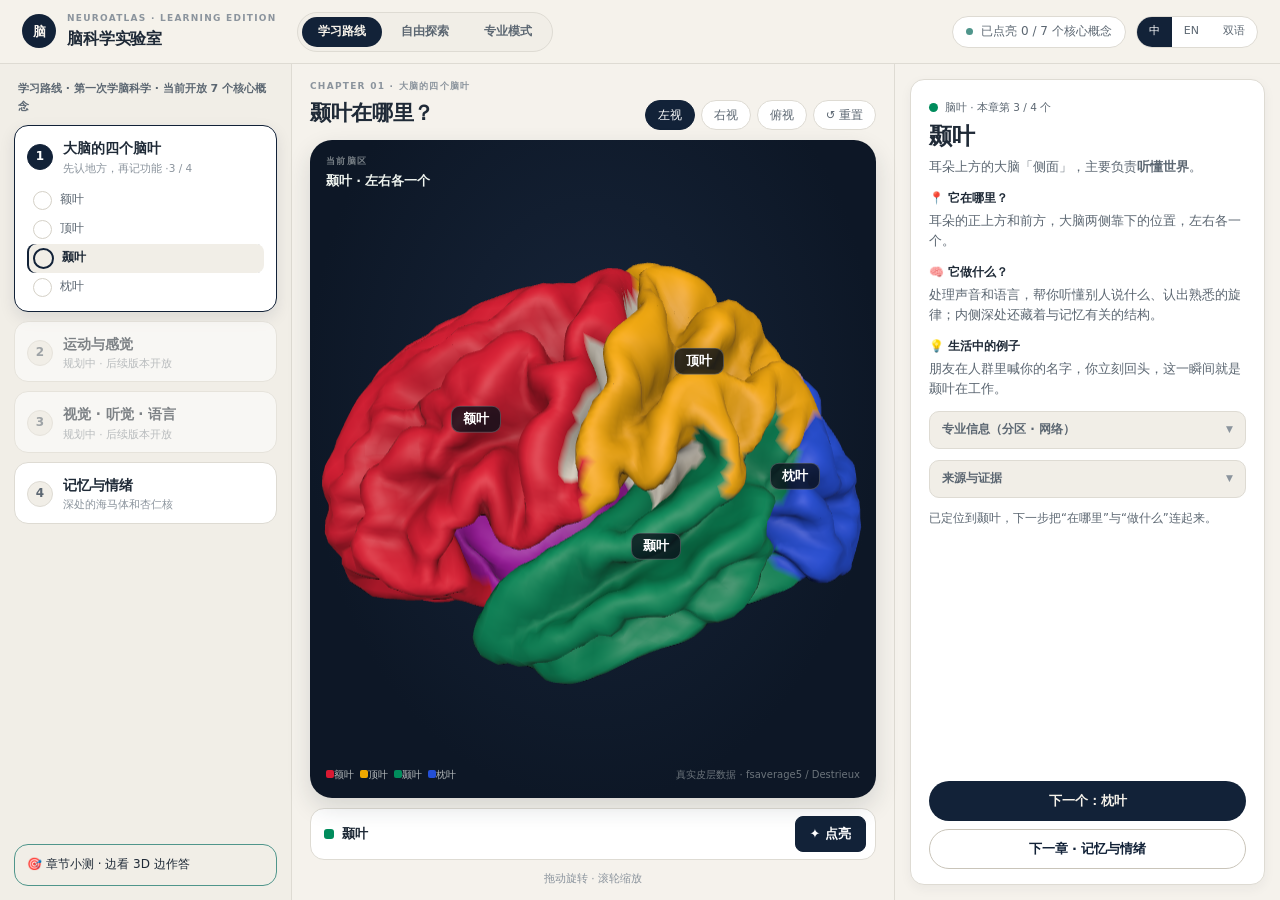
<file: index.html>
<!doctype html>
<html lang="zh-CN">
<head>
  <meta charset="UTF-8" />
  <meta name="viewport" content="width=device-width, initial-scale=1" />
  <title>脑科学实验室 · 融合学习版</title>
  <link rel="stylesheet" href="./mockup.css?v=region-lighting" />
  <style>
    .route { display: none; }
    .route.active { display: grid; }
    .work.route:not(.pro-route) { grid-template-rows: minmax(0, 1fr); }
    .work.pro-route { grid-template-rows: auto minmax(0, 1fr); }
    .route .chapter[data-route-link], .route .steps li[data-learn-step], .ritem[data-network] { cursor: pointer; }
    .route .chapter[data-route-link]:hover, .route .steps li[data-learn-step]:hover, .ritem[data-network]:hover { filter: brightness(.98); }
    .route .btn, .route .view-btns button, .route .modes button, .route .tabs button, .route .lang button { transition: transform .16s ease, background .16s ease, border-color .16s ease; }
    .route button:active { transform: translateY(1px); }
    .stage-wrap { min-height: 0; }
    .stage-wrap > #learn-stage, .stage-wrap > #deep-stage, .stage-wrap > #quiz-stage, .stage-wrap > #pro-stage { min-height: 0; }
    .stage-host { position: relative; flex: 1; min-height: 0; border-radius: var(--r-lg); background: radial-gradient(ellipse at 50% 40%, #17253a 0%, var(--stage) 72%); box-shadow: 0 10px 24px rgba(30, 39, 47, .14); overflow: hidden; }
    .stage-host canvas { position: absolute; inset: 0; width: 100%; height: 100%; display: block; }
    .stage-controls-note { color: var(--muted); font-size: 10px; margin-top: -2px; }
    .mode-note { display: inline-flex; align-items: center; gap: 6px; color: var(--muted); font-size: 11px; }
    .mode-note i { width: 7px; height: 7px; border-radius: 50%; background: var(--teal); }
    .status-line { min-height: 18px; color: var(--soft); font-size: 11.5px; }
    .feedback.bad { background: #fff2ef; border-color: #f0c7bd; color: #713126; }
    .feedback.bad strong { color: var(--bad); }
    .option.selected { border-color: var(--navy); box-shadow: inset 2px 0 0 var(--navy); opacity: 1; }
    .option.selected b { background: var(--navy); color: #fff; }
    .option.right { border-color: var(--ok); }
    .option.right b { background: var(--ok); color: #fff; }
    .options.done .option { opacity: .62; pointer-events: none; }
    .deep-hidden { display: none !important; }
    .popcard .track-label { display: flex; flex-direction: column; gap: 4px; color: #c9d1de; font-size: 11px; }
    .popcard input[type="range"] { width: 100%; accent-color: var(--amber); }
    .toast { position: fixed; left: 50%; bottom: 24px; z-index: 20; transform: translate(-50%, 14px); padding: 10px 16px; border-radius: 999px; background: var(--navy); color: #fff; opacity: 0; pointer-events: none; transition: opacity .18s ease, transform .18s ease; box-shadow: 0 8px 26px rgba(18,34,56,.2); font-size: 12px; }
    .toast.show { opacity: 1; transform: translate(-50%, 0); }
    @media (max-width: 1100px) {
      html, body { overflow: auto; }
      body { display: block; }
      .top { flex-wrap: wrap; }
      .top-right { margin-left: 0; }
      .work.route, .work.pro-route { min-height: 980px; grid-template-columns: 230px minmax(420px, 1fr); grid-template-rows: minmax(0, 1fr); }
      .panel { grid-column: 1 / -1; border-left: 0; border-top: 1px solid var(--line); min-height: 470px; }
      .stage-wrap { min-height: 640px; }
      .banner { grid-column: 1 / -1; }
    }
    @media (max-width: 720px) {
      .top { padding: 10px 12px; gap: 10px; }
      .modes { order: 3; width: 100%; justify-content: space-between; }
      .modes button { flex: 1; padding: 0 7px; }
      .work.route.active, .work.pro-route.active { display: flex; flex-direction: column; min-height: auto; }
      .rail { min-height: auto; }
      .stage-wrap { min-height: 520px; }
      .panel { min-height: 520px; }
    }
  </style>
</head>
<body>
  <header class="top">
    <div class="brand"><span class="mark">脑</span><div><p class="eyebrow">NeuroAtlas · Learning Edition</p><h1>脑科学实验室</h1></div></div>
    <nav class="modes" aria-label="学习模式">
      <button class="on" data-route-link="learn">学习路线</button>
      <button data-route-link="explore">自由探索</button>
      <button data-route-link="pro">专业模式</button>
    </nav>
    <div class="top-right">
      <div class="prog-chip"><i></i><span id="progressText">学习进度</span></div>
      <div class="lang" aria-label="语言"><button class="on">中</button><button>EN</button><button>双语</button></div>
    </div>
  </header>

  <main id="learnRoute" class="work route active" data-route-panel="learn">
    <aside class="rail">
      <p class="rail-cap">学习路线 · 第一次学脑科学 · 当前开放 7 个核心概念</p>
      <section class="chapter on">
        <header><span class="num">1</span><div><h3>大脑的四个脑叶</h3><p>先认地方，再记功能 · <span id="lobeCount">3 / 4</span></p></div></header>
        <ol class="steps">
          <li data-learn-step="0">额叶 <em>Frontal</em></li>
          <li data-learn-step="1">顶叶 <em>Parietal</em></li>
          <li class="now" data-learn-step="2">颞叶 <em>Temporal · 当前</em></li>
          <li data-learn-step="3">枕叶 <em>下一个</em></li>
        </ol>
      </section>
      <section class="chapter lock"><header><span class="num">2</span><div><h3>运动与感觉</h3><p>规划中 · 后续版本开放</p></div></header></section>
      <section class="chapter lock"><header><span class="num">3</span><div><h3>视觉 · 听觉 · 语言</h3><p>规划中 · 后续版本开放</p></div></header></section>
      <section class="chapter" data-route-link="deep"><header><span class="num">4</span><div><h3>记忆与情绪</h3><p>深处的海马体和杏仁核</p></div></header></section>
      <button class="final-quiz open" data-route-link="quiz">🎯 章节小测 · 边看 3D 边作答</button>
    </aside>
    <section class="stage-wrap">
      <div class="stage-head"><div><p class="eyebrow">Chapter 01 · 大脑的四个脑叶</p><h2 id="learnStageTitle">颞叶在哪里？</h2></div>
        <div class="view-btns"><button class="on" data-stage-view="lateral">左视</button><button data-stage-view="right">右视</button><button data-stage-view="superior">俯视</button><button data-stage-reset>↺ 重置</button></div>
      </div>
      <div id="learn-stage" data-stage='{"view":"lateral","paint":"lobes","labels":[{"b":"额叶","be":"Frontal lobe","at":"lobe:frontal"},{"b":"顶叶","be":"Parietal lobe","at":"lobe:parietal"},{"b":"颞叶","be":"Temporal lobe","at":"lobe:temporal"},{"b":"枕叶","be":"Occipital lobe","at":"lobe:occipital"}]}' class="stage-host">
        <div class="hud tl"><span class="eyebrow" style="color:rgba(221,228,226,.5)">当前脑区</span><b id="learnHudCurrent">颞叶 · 左右各一个</b></div>
        <div class="hud bl"><span><i class="sw" style="background:var(--frontal)"></i>额叶</span><span><i class="sw" style="background:var(--parietal)"></i>顶叶</span><span><i class="sw" style="background:var(--temporal)"></i>颞叶</span><span><i class="sw" style="background:var(--occipital)"></i>枕叶</span></div>
        <div class="hud br">真实皮层数据 · fsaverage5 / Destrieux</div>
      </div>
      <div class="region-control"><span data-region-name aria-live="polite">颞叶</span><button type="button" data-light-region aria-pressed="false">✦ 点亮</button></div>
      <p class="gesture">拖动旋转 · 滚轮缩放</p>
    </section>
    <aside class="panel"><article class="card" id="learnCard">
      <header><span class="tag" style="--c:var(--temporal)" id="learnTag">脑叶 · 本章第 3 / 4 个</span><h2 id="learnName">颞叶 <span class="en">Temporal Lobe</span></h2><p class="one" id="learnOne">耳朵上方的大脑「侧面」，主要负责<b>听懂世界</b>。</p></header>
      <section><h4>📍 它在哪里？</h4><p id="learnWhere">耳朵的正上方和前方，大脑两侧靠下的位置，左右各一个。</p></section>
      <section><h4>🧠 它做什么？</h4><p id="learnDoes">处理声音和语言，帮你听懂别人在说什么、认出熟悉的旋律；内侧深处还藏着与记忆有关的结构。</p></section>
      <section><h4>💡 生活中的例子</h4><p id="learnExample">朋友在人群里喊你的名字，你立刻回头，这一瞬间就是颞叶在工作。</p></section>
      <details><summary>专业信息（分区 · 网络）</summary><div class="inner"><div class="kv"><b>关联皮层</b><span id="learnCortexLine">听觉联合皮层 · 颞下视觉区</span></div><div class="kv"><b>Yeo-7 网络</b><span id="learnNetLine">视觉 · 腹侧注意 · 边缘（跨网络）</span></div><div class="kv"><b>深部邻居</b><span id="learnNeighborLine">海马体 · 杏仁核（第 4 章详讲）</span></div></div></details>
      <details><summary>来源与证据</summary><div class="inner">Destrieux et al. 2010, NeuroImage · Yeo et al. 2011, J Neurophysiol</div></details>
      <p class="status-line" id="learnStatus">先记住三个问题：它在哪里？做什么？生活中什么时候用到？</p>
      <footer class="acts"><button class="btn primary" id="learnNextBtn" data-next-lobe>下一个：枕叶</button><button class="btn soft" data-route-link="deep">下一章 · 记忆与情绪</button></footer>
    </article></aside>
  </main>

  <main id="deepRoute" class="work route" data-route-panel="deep">
    <aside class="rail"><p class="rail-cap">学习路线 · 第 4 章 · 深入大脑内部</p>
      <section class="chapter" data-lobe-chapter data-route-link="learn"><header><span class="num">1</span><div><h3>大脑的四个脑叶</h3><p><span id="deepChapterProgress">0 / 4 · 进行中</span></p></div></header></section>
      <section class="chapter lock"><header><span class="num">2</span><div><h3>运动与感觉</h3><p>规划中 · 后续版本开放</p></div></header></section>
      <section class="chapter lock"><header><span class="num">3</span><div><h3>视觉 · 听觉 · 语言</h3><p>规划中 · 后续版本开放</p></div></header></section>
      <section class="chapter on"><header><span class="num">4</span><div><h3>记忆与情绪</h3><p>皮层变透明，看进大脑深处 · <span id="deepCount">1 / 3</span></p></div></header><ol class="steps"><li data-deep-step="0" class="now">海马体 <em>Hippocampus</em></li><li data-deep-step="1">杏仁核 <em>Amygdala</em></li><li data-deep-step="2">丘脑 · 中继站 <em>Thalamus</em></li></ol></section>
      <button class="final-quiz open" data-route-link="quiz">🎯 进入章节小测</button>
    </aside>
    <section class="stage-wrap"><div class="stage-head"><div><p class="eyebrow">Chapter 04 · 记忆与情绪</p><h2 id="deepStageTitle">把皮层调成半透明，看见海马体</h2></div><div class="view-btns"><button data-stage-view="lateral">外观</button><button class="on" data-stage-view="deep">透视</button><button data-stage-view="superior">俯视</button><button data-stage-reset>↺ 重置</button></div></div>
      <div id="deep-stage" data-stage='{"view":"deep","paint":"lobes","ghost":true,"deep":"all","labels":[{"b":"海马体","be":"Hippocampus","at":"deep:hippocampus:L"},{"b":"杏仁核","be":"Amygdala","at":"deep:amygdala:L"},{"b":"丘脑","be":"Thalamus","at":"deep:thalamus:L"}]}' class="stage-host">
        <div class="hud tl"><span class="eyebrow" style="color:rgba(221,228,226,.5)">当前结构</span><b id="deepHudCurrent">海马体 · 左右各一个</b></div>
        <div class="hud bl"><span><i class="sw" style="background:var(--hippocampus)"></i>海马体</span><span><i class="sw" style="background:var(--amygdala)"></i>杏仁核</span><span><i class="sw" style="background:var(--thalamus)"></i>丘脑</span><span><i class="sw" style="background:rgba(233,226,211,.35)"></i>皮层（半透明）</span></div>
        <div class="hud tr"><button data-settings-toggle>显示设置</button><button data-stage-reset>↺ 重置视角</button></div>
        <div class="popcard" id="deepSettings"><b>显示设置</b><label class="track-label"><span>皮层透明度</span><input type="range" min="0.05" max="0.6" step="0.05" value="0.15" data-deep-opacity /></label><label><input type="checkbox" checked data-toggle-labels /> 显示结构名称</label><label><input type="checkbox" checked data-deep-toggle="cerebellum,brainstem,spinalCord" /> 显示小脑、脑干与脊髓</label><label><input type="checkbox" data-deep-toggle="callosum" /> 显示胼胝体</label></div>
        <div class="hud br">拖动旋转 · 深部结构为教学示意位置</div>
      </div>
      <div class="region-control"><span data-region-name aria-live="polite">海马体</span><button type="button" data-light-region aria-pressed="false">✦ 点亮</button></div>
      <p class="gesture">拖动旋转 · 滚轮缩放</p>
    </section>
    <aside class="panel"><article class="card"><header><span class="tag" style="--c:var(--amber)" id="deepTag">深部结构 · 本章第 1 / 3 个</span><h2 id="deepName">海马体 <span class="en">Hippocampus</span></h2><p class="one" id="deepOne">把新经历写进长期记忆的<b>「保存键」</b>。</p></header>
      <section><h4>📍 它在哪里？</h4><p id="deepWhere">颞叶内侧深处，因为形状像海马而得名，左右各一个。</p></section><section><h4>🧠 它做什么？</h4><p id="deepDoes">把白天的经历在睡眠中巩固成长期记忆，还负责空间导航，伦敦出租车司机的海马体就格外发达。</p></section><section><h4>💡 生活中的例子</h4><p id="deepExample">记住今天新同学的姓名、回忆昨晚晚饭吃了什么、在熟悉的城市里找到回家的路。</p></section>
      <details open><summary>专业信息（网络 · 证据）</summary><div class="inner" id="deepProInfo"></div></details><details><summary>来源与证据</summary><div class="inner" id="deepSource">Scoville &amp; Milner 1957 · 深部结构为教学示意</div></details>
      <p class="status-line" id="deepStatus">透明度和标签可以从 3D 场景右上角的显示设置调整。</p><footer class="acts"><button class="btn primary" id="deepNextBtn" data-next-deep>下一个：杏仁核</button><button class="btn soft" data-route-link="learn">回到学习路线</button></footer></article></aside>
  </main>

  <main id="quizRoute" class="work route" data-route-panel="quiz">
    <aside class="rail"><p class="rail-cap">学习路线 · 第 4 章小测 · 边看边答</p><section class="chapter" data-lobe-chapter data-route-link="learn"><header><span class="num">1</span><div><h3>第 1 章 · 四个脑叶</h3><p id="quizChapterProgress">0 / 4 · 进行中</p></div></header></section><section class="chapter on"><header><span class="num">4</span><div><h3>记忆与情绪</h3><p>章节小测 · 第 <span id="quizCount">1</span> / 3 题</p></div></header><ol class="steps"><li data-quiz-step="0">海马体</li><li data-quiz-step="1">杏仁核</li><li data-quiz-step="2">丘脑 · 中继站</li></ol></section><section class="chapter lock"><header><span class="num">🎁</span><div><h3>综合题库 · 规划中</h3><p>后续版本开放</p></div></header></section><div class="final-quiz open">🎯 每答一题，答对的结构会在 3D 上亮起来</div></aside>
    <section class="stage-wrap"><div class="stage-head"><div><p class="eyebrow">Chapter 04 · 章节小测</p><h2>在 3D 大脑上答题</h2></div><div class="view-btns"><button class="on" data-stage-view="deep">透视</button><button data-stage-view="lateral">外观</button><button data-stage-reset>↺ 重置</button></div></div>
      <div id="quiz-stage" data-stage='{"view":"deep","paint":"lobes","ghost":true,"deep":"all","pins":[{"k":"A","t":"额叶","at":[-45,38,40]},{"k":"B","t":"杏仁核","at":"deep:amygdala:L"},{"k":"C","t":"海马体","at":"deep:hippocampus:L"},{"k":"D","t":"小脑","at":"deep:cerebellum"}]}' class="stage-host"><div class="qband" id="quizQband">❓ 哪个结构负责把新经历变成长期记忆？</div><div class="hud tl"><span class="eyebrow" style="color:rgba(221,228,226,.5)">第 <span id="quizHudCount">1</span> / 3 题</span><b id="quizHudAnswer">请点击图钉或右侧选项</b></div><div class="hud br">点击图钉或右侧选项作答</div></div><p class="gesture">点击图钉字母或右侧选项作答 · 答对的结构会保持高亮</p></section>
    <aside class="panel"><article class="card"><div class="qmeta"><span>第 4 章 · 记忆与情绪</span><span id="quizMeta">1 / 3 · 未作答</span></div><h3 class="qtitle" id="quizTitle">哪个结构负责把新经历转变成长期记忆？</h3><div class="options" id="quizOptions"><button class="option" data-answer="A"><b>A</b>额叶 · 负责计划与自控</button><button class="option" data-answer="B"><b>B</b>杏仁核 · 负责情绪警报</button><button class="option" data-answer="C"><b>C</b>海马体 · 记忆的保存键</button><button class="option" data-answer="D"><b>D</b>小脑 · 负责动作协调</button></div><div class="feedback" id="quizFeedback" hidden><strong id="quizFeedbackTitle">答对了！</strong><span id="quizFeedbackText">海马体像「保存键」，在睡眠中把白天的经历巩固成长期记忆。</span></div><footer class="acts"><button class="btn primary" id="quizNextBtn" data-next-question>下一题 · 2 / 3</button><button class="btn primary" id="quizRestartBtn" data-restart-quiz hidden>重做小测</button><button class="btn soft" data-route-link="learn">退出小测，继续学习</button></footer></article></aside>
  </main>

  <main id="exploreRoute" class="work route" data-route-panel="explore">
    <aside class="rail"><p class="rail-cap">自由探索 · 先熟悉，再深入</p><section class="chapter on"><header><span class="num">✦</span><div><h3>自由旋转大脑</h3><p>选择一种着色方式开始观察</p></div></header><ol class="steps"><li class="now">四个脑叶 <em>入门</em></li><li>深部结构 <em>透视</em></li><li>功能网络 <em>进阶</em></li></ol></section><section class="chapter" data-route-link="learn"><header><span class="num">1</span><div><h3>回到学习路线</h3><p>按学习路线逐章推进</p></div></header></section><div class="final-quiz open">💡 没有标准顺序，先观察你感兴趣的地方</div></aside>
    <section class="stage-wrap"><div class="stage-head"><div><p class="eyebrow">Explore · 真实皮层数据</p><h2>自由观察大脑的形状与分区</h2></div><div class="view-btns"><button class="on" data-stage-view="oblique">斜视</button><button data-stage-view="lateral">侧视</button><button data-stage-view="superior">俯视</button><button data-stage-reset>↺ 重置</button></div></div>
      <div id="explore-stage" data-stage='{"view":"oblique","paint":"lobes","labels":[{"b":"额叶","s":"Frontal lobe","at":"lobe:frontal"},{"b":"顶叶","s":"Parietal lobe","at":"lobe:parietal"},{"b":"颞叶","s":"Temporal lobe","at":"lobe:temporal"},{"b":"枕叶","s":"Occipital lobe","at":"lobe:occipital"}]}' class="stage-host"><div class="hud tl"><span class="eyebrow" style="color:rgba(221,228,226,.5)">探索模式</span><b>四个脑叶 · 双侧皮层</b></div><div class="hud bl"><span><i class="sw" style="background:var(--frontal)"></i>额叶</span><span><i class="sw" style="background:var(--parietal)"></i>顶叶</span><span><i class="sw" style="background:var(--temporal)"></i>颞叶</span><span><i class="sw" style="background:var(--occipital)"></i>枕叶</span></div></div>
      <div class="region-control"><span data-region-name aria-live="polite">先在模型上选择脑区</span><button type="button" data-light-region aria-pressed="false" disabled>✦ 点亮</button></div>
      <p class="gesture">拖动旋转 · 滚轮缩放</p>
    </section>
    <aside class="panel"><article class="card"><header><span class="tag" style="--c:var(--teal)">自由探索 · 入门模式</span><h2>先把大脑看熟</h2><p class="one">你可以随时旋转、缩放，观察左右半球的对称和脑沟的起伏。</p></header><section><h4>🔎 观察提示</h4><p>先找中央沟，再看它前面的额叶和后面的顶叶。靠下、靠前的位置是颞叶，最后面的枕叶与视觉关系密切。</p></section><section><h4>🧭 推荐下一步</h4><p>回到学习路线，从“在哪里”开始，再逐步加入“做什么”和生活中的例子。</p></section><details open><summary>你现在能做什么</summary><div class="inner"><div class="kv"><b>旋转</b><span>按住鼠标拖动 3D 模型</span></div><div class="kv"><b>缩放</b><span>滚动鼠标滚轮</span></div><div class="kv"><b>切换视角</b><span>使用上方视角按钮</span></div></div></details><footer class="acts"><button class="btn primary" data-route-link="learn">开始学习路线</button><button class="btn soft" data-route-link="deep">查看深部结构</button></footer></article></aside>
  </main>

  <main id="proRoute" class="work route pro-route" data-route-panel="pro">
    <div class="banner">🎉 进阶探索已打开：可以查看 Yeo-7 七网络、双语术语和文献来源。左侧仍可随时回到学习路线复习。</div>
    <aside class="rail"><h5>Yeo 2011 七网络</h5>
      <div class="ritem" data-network="visual"><i style="background:#781286"></i>视觉网络 <small>Visual</small></div><div class="ritem" data-network="somato"><i style="background:#4682B4"></i>躯体运动网络 <small>Somatomotor</small></div><div class="ritem" data-network="dorsal"><i style="background:#00760E"></i>背侧注意网络 <small>Dorsal attn.</small></div><div class="ritem" data-network="ventral"><i style="background:#C43AFA"></i>腹侧注意网络 <small>Ventral attn.</small></div><div class="ritem" data-network="limbic"><i style="background:#DCF8A4"></i>边缘网络 <small>Limbic</small></div><div class="ritem" data-network="fronto"><i style="background:#E69422"></i>额顶网络 <small>Frontoparietal</small></div><div class="ritem on" data-network="default"><i style="background:#CD3E4E"></i>默认网络 <small>Default</small></div>
      <p class="rail-note">脑区搜索、功能索引和教学回路 · 规划中</p></aside>
      <section class="stage-wrap"><div class="stage-head"><div><p class="eyebrow">Networks · Yeo 2011 七网络</p><h2 id="proStageTitle">默认网络在脑内的分布</h2></div><div class="view-btns"><button class="on" data-stage-view="oblique">斜视</button><button data-stage-view="lateral">侧视</button><button data-stage-view="superior">俯视</button><button data-stage-reset>↺ 重置</button></div></div><div id="pro-stage" data-stage='{"view":"oblique","paint":"yeo","labels":[{"b":"默认网络","s":"Default network","at":[-10,-58,48],"networkIndex":6},{"b":"视觉网络","s":"Visual","at":[-32,-95,6],"networkIndex":0},{"b":"躯体运动","s":"Somatomotor","at":[-45,-20,58],"networkIndex":1}]}' class="stage-host"><div class="hud tl"><span class="eyebrow" style="color:rgba(221,228,226,.5)">着色方式</span><b>Yeo-7 网络 · 双侧皮层</b></div><div class="hud bl"><span><i class="sw" style="background:#781286"></i>视觉</span><span><i class="sw" style="background:#4682B4"></i>躯体运动</span><span><i class="sw" style="background:#00760E"></i>背侧注意</span><span><i class="sw" style="background:#C43AFA"></i>腹侧注意</span><span><i class="sw" style="background:#DCF8A4"></i>边缘</span><span><i class="sw" style="background:#E69422"></i>额顶</span><span><i class="sw" style="background:#CD3E4E"></i>默认</span></div><div class="hud br">fsaverage5 · Yeo 2011 atlas 着色</div></div><p class="gesture">拖动旋转 · 滚轮缩放 · 点击左侧网络查看解释与来源</p></section>
    <aside class="panel"><article class="card"><header><span class="tag" style="--c:#CD3E4E">Yeo-7 网络 · 双侧分布</span><h2 id="proName">默认网络 <span class="en">Default Mode Network</span></h2><p class="one" id="proOne">大脑的<b>「白日梦网络」</b>：不专注外界时最活跃。</p></header><section><h4>🧠 它做什么？</h4><p id="proDoes">自传体记忆、设想未来、理解他人的想法。专注做事时它会安静下来，走神时亮起来。</p></section><div class="lens"><b>解剖视角</b><span id="proAnatomy">顶叶内侧、前额叶内侧、颞顶内侧</span></div><div class="lens"><b>功能视角</b><span id="proFunction">内部思维与自我相关加工</span></div><details open><summary>来源与证据</summary><div class="inner src">Yeo et al. (2011), <a href="https://doi.org/10.1152/jn.00338.2011" target="_blank" rel="noreferrer">J Neurophysiol</a><br />Raichle (2015), <a href="https://doi.org/10.1146/annurev-neuro-071013-014030" target="_blank" rel="noreferrer">Annu Rev Neurosci</a></div></details><p class="status-line" id="proStatus">当前是专业着色，想回到易懂解释可点击顶部“学习路线”。</p><footer class="acts"><button class="btn primary" data-route-link="learn">回到学习路线复习</button><button class="btn soft" data-route-link="explore">自由探索 3D 模型</button></footer></article></aside>
  </main>
  <div class="toast" id="toast" role="status" aria-live="polite"></div>
  <script type="importmap">{ "imports": { "three": "./three.module.js" } }</script>
  <script type="module" src="./app.mjs?v=region-lighting"></script>
</body>
</html>
</file>
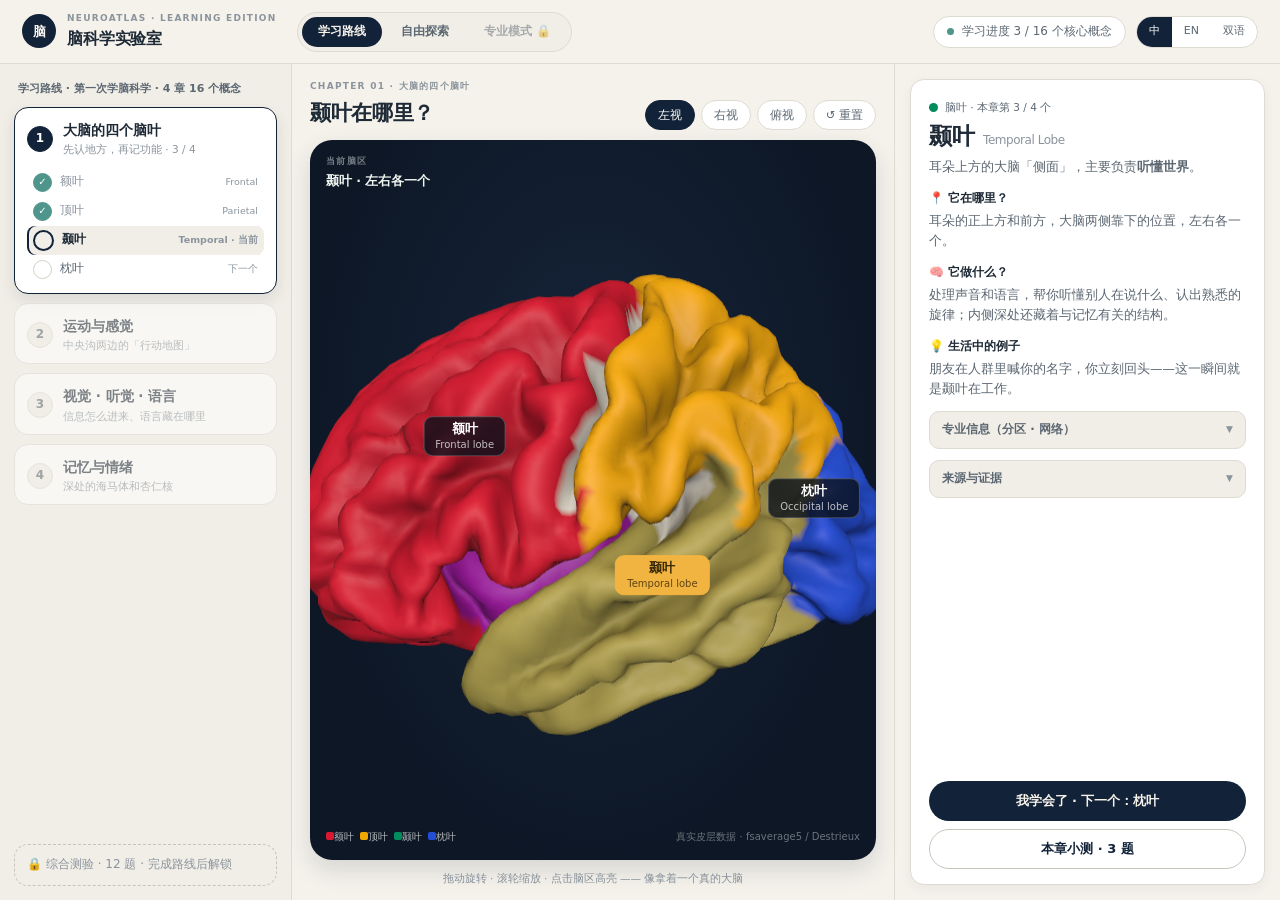
<file: 01-path.html>
<!doctype html>
<html lang="zh-CN">
<head>
<meta charset="UTF-8" />
<title>融合版 01 · 学习路线 · 四个脑叶</title>
<link rel="stylesheet" href="./mockup.css" />
<script type="importmap">{ "imports": { "three": "./three.module.js" } }</script>
<script type="module" src="./brain-view.mjs"></script>
</head>
<body>
<header class="top">
  <div class="brand"><span class="mark">脑</span><div><p class="eyebrow">NeuroAtlas · Learning Edition</p><h1>脑科学实验室</h1></div></div>
  <nav class="modes"><button class="on">学习路线</button><button>自由探索</button><button class="dim">专业模式 🔒</button></nav>
  <div class="top-right">
    <div class="prog-chip"><i></i>学习进度 3 / 16 个核心概念</div>
    <div class="lang"><button class="on">中</button><button>EN</button><button>双语</button></div>
  </div>
</header>
<main class="work">
  <aside class="rail">
    <p class="rail-cap">学习路线 · 第一次学脑科学 · 4 章 16 个概念</p>
    <section class="chapter on">
      <header><span class="num">1</span><div><h3>大脑的四个脑叶</h3><p>先认地方，再记功能 · 3 / 4</p></div></header>
      <ol class="steps">
        <li class="done">额叶 <em>Frontal</em></li>
        <li class="done">顶叶 <em>Parietal</em></li>
        <li class="now">颞叶 <em>Temporal · 当前</em></li>
        <li>枕叶 <em>下一个</em></li>
      </ol>
    </section>
    <section class="chapter lock"><header><span class="num">2</span><div><h3>运动与感觉</h3><p>中央沟两边的「行动地图」</p></div></header></section>
    <section class="chapter lock"><header><span class="num">3</span><div><h3>视觉 · 听觉 · 语言</h3><p>信息怎么进来、语言藏在哪里</p></div></header></section>
    <section class="chapter lock"><header><span class="num">4</span><div><h3>记忆与情绪</h3><p>深处的海马体和杏仁核</p></div></header></section>
    <div class="final-quiz">🔒 综合测验 · 12 题 · 完成路线后解锁</div>
  </aside>
  <section class="stage-wrap">
    <div class="stage-head">
      <div><p class="eyebrow">Chapter 01 · 大脑的四个脑叶</p><h2>颞叶在哪里？</h2></div>
      <div class="view-btns"><button class="on">左视</button><button>右视</button><button>俯视</button><button>↺ 重置</button></div>
    </div>
    <div id="stage" data-stage='{"view":"lateral","paint":"lobes","highlight":"temporal","labels":[{"b":"颞叶","s":"Temporal lobe","at":"lobe:temporal","on":true},{"b":"额叶","s":"Frontal lobe","at":"lobe:frontal"},{"b":"枕叶","s":"Occipital lobe","at":"lobe:occipital"}]}'>
      <div class="hud tl"><span class="eyebrow" style="color:rgba(221,228,226,.5)">当前脑区</span><b>颞叶 · 左右各一个</b></div>
      <div class="hud bl">
        <span><i class="sw" style="background:var(--frontal)"></i>额叶</span>
        <span><i class="sw" style="background:var(--parietal)"></i>顶叶</span>
        <span><i class="sw" style="background:var(--temporal)"></i>颞叶</span>
        <span><i class="sw" style="background:var(--occipital)"></i>枕叶</span>
      </div>
      <div class="hud br">真实皮层数据 · fsaverage5 / Destrieux</div>
    </div>
    <p class="gesture">拖动旋转 · 滚轮缩放 · 点击脑区高亮 —— 像拿着一个真的大脑</p>
  </section>
  <aside class="panel">
    <article class="card">
      <header>
        <span class="tag" style="--c:var(--temporal)">脑叶 · 本章第 3 / 4 个</span>
        <h2>颞叶 <span class="en">Temporal Lobe</span></h2>
        <p class="one">耳朵上方的大脑「侧面」，主要负责<b>听懂世界</b>。</p>
      </header>
      <section><h4>📍 它在哪里？</h4><p>耳朵的正上方和前方，大脑两侧靠下的位置，左右各一个。</p></section>
      <section><h4>🧠 它做什么？</h4><p>处理声音和语言，帮你听懂别人在说什么、认出熟悉的旋律；内侧深处还藏着与记忆有关的结构。</p></section>
      <section><h4>💡 生活中的例子</h4><p>朋友在人群里喊你的名字，你立刻回头——这一瞬间就是颞叶在工作。</p></section>
      <details><summary>专业信息（分区 · 网络）</summary><div class="inner">
        <div class="kv"><b>关联皮层</b><span>听觉联合皮层 · 颞下视觉区</span></div>
        <div class="kv"><b>Yeo-7 网络</b><span>腹侧注意 · 边缘网络</span></div>
        <div class="kv"><b>深部邻居</b><span>海马体 · 杏仁核（第 4 章详讲）</span></div>
      </div></details>
      <details><summary>来源与证据</summary><div class="inner">Destrieux et al. 2010, NeuroImage · Yeo et al. 2011, J Neurophysiol</div></details>
      <footer class="acts"><button class="btn primary">我学会了 · 下一个：枕叶</button><button class="btn soft">本章小测 · 3 题</button></footer>
    </article>
  </aside>
</main>
</body>
</html>
</file>
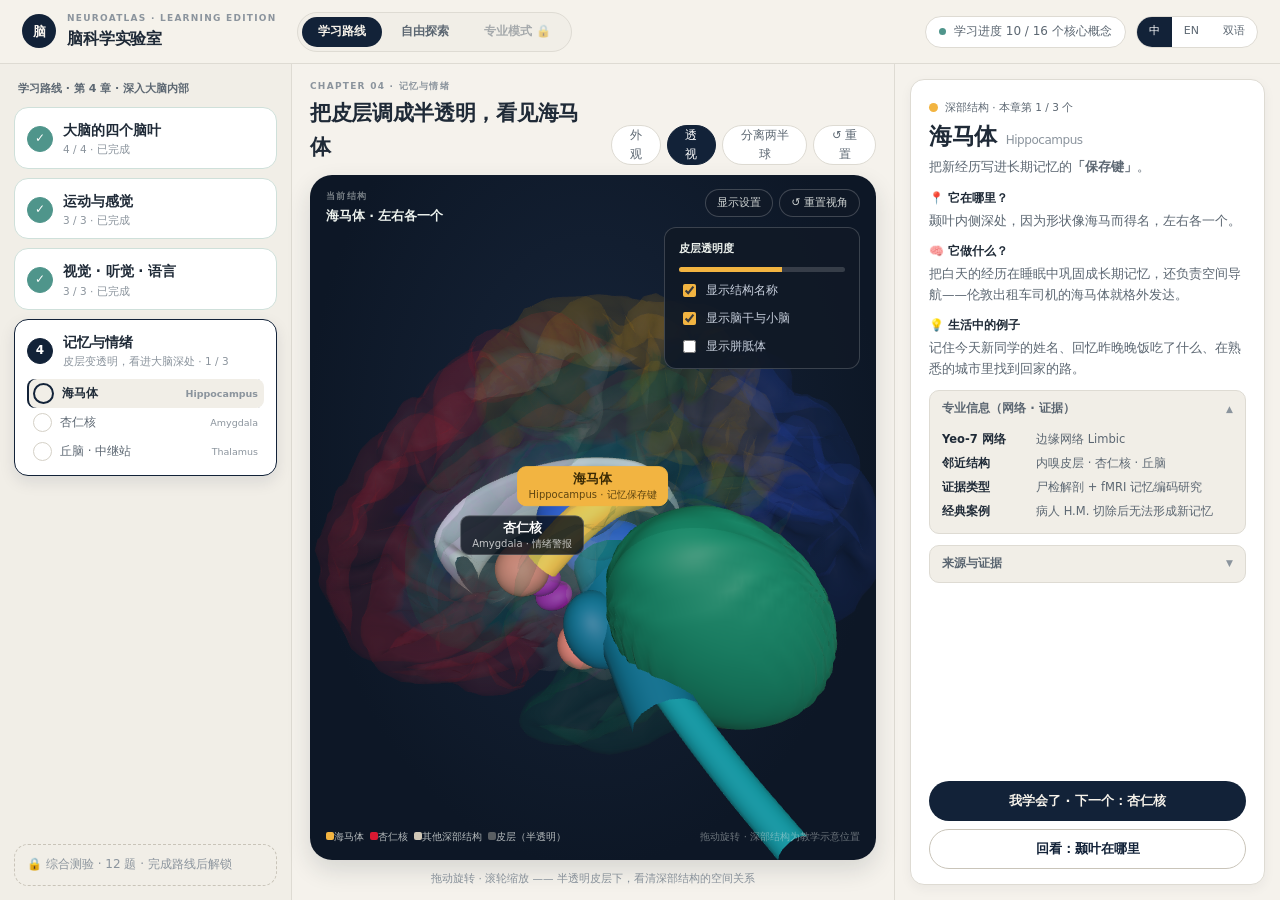
<file: 02-deep.html>
<!doctype html>
<html lang="zh-CN">
<head>
<meta charset="UTF-8" />
<title>融合版 02 · 记忆与情绪 · 海马体</title>
<link rel="stylesheet" href="./mockup.css" />
<script type="importmap">{ "imports": { "three": "./three.module.js" } }</script>
<script type="module" src="./brain-view.mjs"></script>
</head>
<body>
<header class="top">
  <div class="brand"><span class="mark">脑</span><div><p class="eyebrow">NeuroAtlas · Learning Edition</p><h1>脑科学实验室</h1></div></div>
  <nav class="modes"><button class="on">学习路线</button><button>自由探索</button><button class="dim">专业模式 🔒</button></nav>
  <div class="top-right">
    <div class="prog-chip"><i></i>学习进度 10 / 16 个核心概念</div>
    <div class="lang"><button class="on">中</button><button>EN</button><button>双语</button></div>
  </div>
</header>
<main class="work">
  <aside class="rail">
    <p class="rail-cap">学习路线 · 第 4 章 · 深入大脑内部</p>
    <section class="chapter done2"><header><span class="num">✓</span><div><h3>大脑的四个脑叶</h3><p>4 / 4 · 已完成</p></div></header></section>
    <section class="chapter done2"><header><span class="num">✓</span><div><h3>运动与感觉</h3><p>3 / 3 · 已完成</p></div></header></section>
    <section class="chapter done2"><header><span class="num">✓</span><div><h3>视觉 · 听觉 · 语言</h3><p>3 / 3 · 已完成</p></div></header></section>
    <section class="chapter on">
      <header><span class="num">4</span><div><h3>记忆与情绪</h3><p>皮层变透明，看进大脑深处 · 1 / 3</p></div></header>
      <ol class="steps">
        <li class="now">海马体 <em>Hippocampus</em></li>
        <li>杏仁核 <em>Amygdala</em></li>
        <li>丘脑 · 中继站 <em>Thalamus</em></li>
      </ol>
    </section>
    <div class="final-quiz">🔒 综合测验 · 12 题 · 完成路线后解锁</div>
  </aside>
  <section class="stage-wrap">
    <div class="stage-head">
      <div><p class="eyebrow">Chapter 04 · 记忆与情绪</p><h2>把皮层调成半透明，看见海马体</h2></div>
      <div class="view-btns"><button>外观</button><button class="on">透视</button><button>分离两半球</button><button>↺ 重置</button></div>
    </div>
    <div id="stage" data-stage='{"view":"deep","paint":"lobes","ghost":true,"deep":"all","highlight":"hippocampus","deepColors":{"amygdala":"#E98A7C"},"labels":[{"b":"海马体","s":"Hippocampus · 记忆保存键","at":"deep:hippocampus:L","on":true},{"b":"杏仁核","s":"Amygdala · 情绪警报","at":"deep:amygdala:L"}]}'>
      <div class="hud tl"><span class="eyebrow" style="color:rgba(221,228,226,.5)">当前结构</span><b>海马体 · 左右各一个</b></div>
      <div class="hud bl">
        <span><i class="sw" style="background:var(--amber)"></i>海马体</span>
        <span><i class="sw" style="background:var(--frontal)"></i>杏仁核</span>
        <span><i class="sw" style="background:#CFC7B6"></i>其他深部结构</span>
        <span><i class="sw" style="background:rgba(233,226,211,.35)"></i>皮层（半透明）</span>
      </div>
      <div class="hud tr"><button>显示设置</button><button>↺ 重置视角</button></div>
      <div class="popcard">
        <b>皮层透明度</b>
        <div class="track"><i></i></div>
        <label><input type="checkbox" checked /> 显示结构名称</label>
        <label><input type="checkbox" checked /> 显示脑干与小脑</label>
        <label><input type="checkbox" /> 显示胼胝体</label>
      </div>
      <div class="hud br">拖动旋转 · 深部结构为教学示意位置</div>
    </div>
    <p class="gesture">拖动旋转 · 滚轮缩放 —— 半透明皮层下，看清深部结构的空间关系</p>
  </section>
  <aside class="panel">
    <article class="card">
      <header>
        <span class="tag" style="--c:var(--amber)">深部结构 · 本章第 1 / 3 个</span>
        <h2>海马体 <span class="en">Hippocampus</span></h2>
        <p class="one">把新经历写进长期记忆的<b>「保存键」</b>。</p>
      </header>
      <section><h4>📍 它在哪里？</h4><p>颞叶内侧深处，因为形状像海马而得名，左右各一个。</p></section>
      <section><h4>🧠 它做什么？</h4><p>把白天的经历在睡眠中巩固成长期记忆，还负责空间导航——伦敦出租车司机的海马体就格外发达。</p></section>
      <section><h4>💡 生活中的例子</h4><p>记住今天新同学的姓名、回忆昨晚晚饭吃了什么、在熟悉的城市里找到回家的路。</p></section>
      <details open><summary>专业信息（网络 · 证据）</summary><div class="inner">
        <div class="kv"><b>Yeo-7 网络</b><span>边缘网络 Limbic</span></div>
        <div class="kv"><b>邻近结构</b><span>内嗅皮层 · 杏仁核 · 丘脑</span></div>
        <div class="kv"><b>证据类型</b><span>尸检解剖 + fMRI 记忆编码研究</span></div>
        <div class="kv"><b>经典案例</b><span>病人 H.M. 切除后无法形成新记忆</span></div>
      </div></details>
      <details><summary>来源与证据</summary><div class="inner">Scoville &amp; Milner 1957 · Yeo et al. 2011 · Destrieux et al. 2010</div></details>
      <footer class="acts"><button class="btn primary">我学会了 · 下一个：杏仁核</button><button class="btn soft">回看：颞叶在哪里</button></footer>
    </article>
  </aside>
</main>
</body>
</html>
</file>
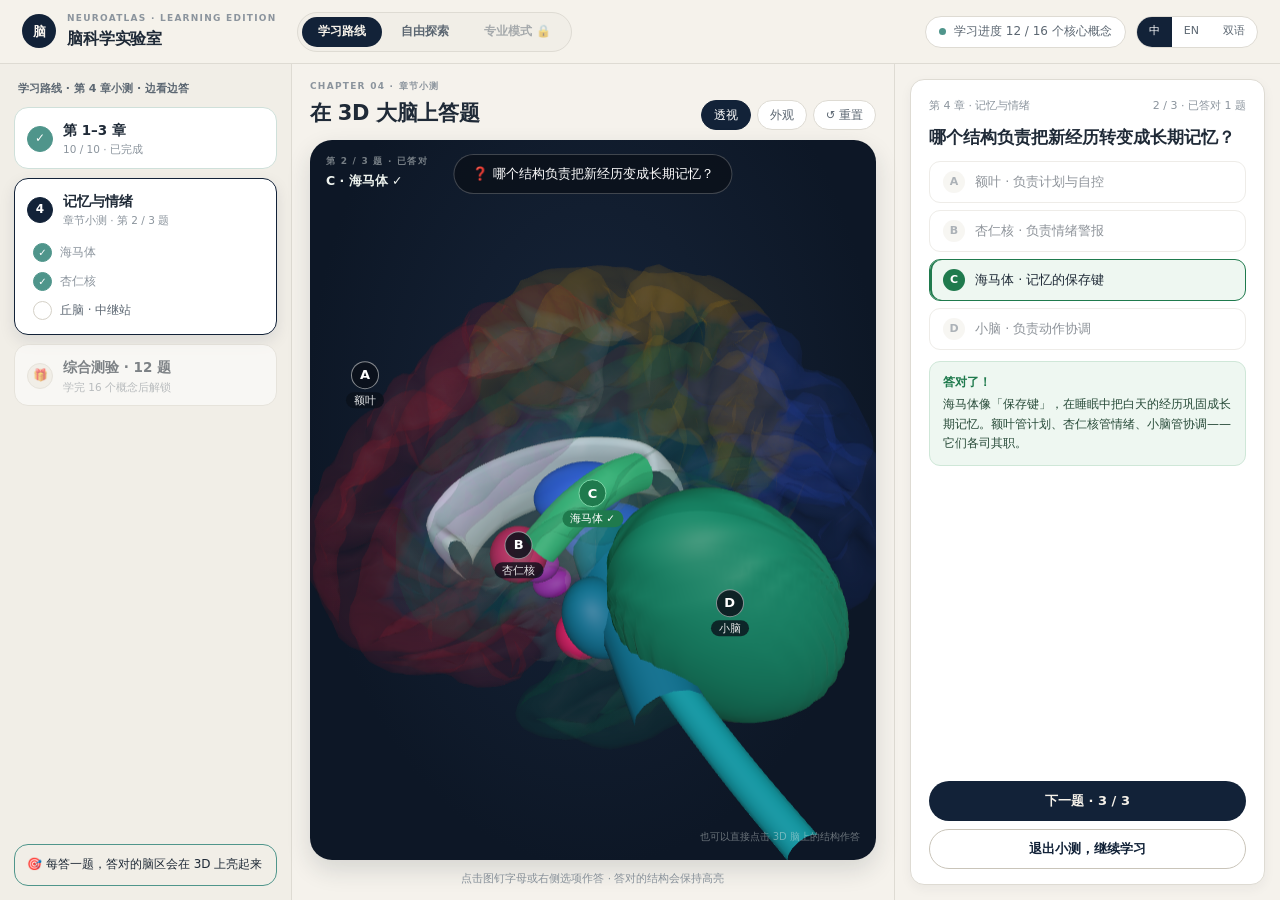
<file: 03-quiz.html>
<!doctype html>
<html lang="zh-CN">
<head>
<meta charset="UTF-8" />
<title>融合版 03 · 章节小测 · 点选脑区</title>
<link rel="stylesheet" href="./mockup.css" />
<script type="importmap">{ "imports": { "three": "./three.module.js" } }</script>
<script type="module" src="./brain-view.mjs"></script>
</head>
<body>
<header class="top">
  <div class="brand"><span class="mark">脑</span><div><p class="eyebrow">NeuroAtlas · Learning Edition</p><h1>脑科学实验室</h1></div></div>
  <nav class="modes"><button class="on">学习路线</button><button>自由探索</button><button class="dim">专业模式 🔒</button></nav>
  <div class="top-right">
    <div class="prog-chip"><i></i>学习进度 12 / 16 个核心概念</div>
    <div class="lang"><button class="on">中</button><button>EN</button><button>双语</button></div>
  </div>
</header>
<main class="work">
  <aside class="rail">
    <p class="rail-cap">学习路线 · 第 4 章小测 · 边看边答</p>
    <section class="chapter done2"><header><span class="num">✓</span><div><h3>第 1–3 章</h3><p>10 / 10 · 已完成</p></div></header></section>
    <section class="chapter on">
      <header><span class="num">4</span><div><h3>记忆与情绪</h3><p>章节小测 · 第 2 / 3 题</p></div></header>
      <ol class="steps">
        <li class="done">海马体</li>
        <li class="done">杏仁核</li>
        <li>丘脑 · 中继站</li>
      </ol>
    </section>
    <section class="chapter lock"><header><span class="num">🎁</span><div><h3>综合测验 · 12 题</h3><p>学完 16 个概念后解锁</p></div></header></section>
    <div class="final-quiz open">🎯 每答一题，答对的脑区会在 3D 上亮起来</div>
  </aside>
  <section class="stage-wrap">
    <div class="stage-head">
      <div><p class="eyebrow">Chapter 04 · 章节小测</p><h2>在 3D 大脑上答题</h2></div>
      <div class="view-btns"><button class="on">透视</button><button>外观</button><button>↺ 重置</button></div>
    </div>
    <div id="stage" data-stage='{"view":"deep","paint":"lobes","ghost":true,"deep":"all","highlight":"hippocampus","highlightColor":"#2FA06A","pins":[{"k":"A","t":"额叶","at":[-45,38,40]},{"k":"B","t":"杏仁核","at":"deep:amygdala:L"},{"k":"C","t":"海马体","at":"deep:hippocampus:L","ok":true},{"k":"D","t":"小脑","at":"deep:cerebellum"}]}'>
      <div class="qband">❓ 哪个结构负责把新经历变成长期记忆？</div>
      <div class="hud tl"><span class="eyebrow" style="color:rgba(221,228,226,.5)">第 2 / 3 题 · 已答对</span><b>C · 海马体 ✓</b></div>
      <div class="hud br">也可以直接点击 3D 脑上的结构作答</div>
    </div>
    <p class="gesture">点击图钉字母或右侧选项作答 · 答对的结构会保持高亮</p>
  </section>
  <aside class="panel">
    <article class="card">
      <div class="qmeta"><span>第 4 章 · 记忆与情绪</span><span>2 / 3 · 已答对 1 题</span></div>
      <h3 class="qtitle">哪个结构负责把新经历转变成长期记忆？</h3>
      <div class="options">
        <button class="option dim2"><b>A</b>额叶 · 负责计划与自控</button>
        <button class="option dim2"><b>B</b>杏仁核 · 负责情绪警报</button>
        <button class="option right"><b>C</b>海马体 · 记忆的保存键</button>
        <button class="option dim2"><b>D</b>小脑 · 负责动作协调</button>
      </div>
      <div class="feedback"><strong>答对了！</strong>海马体像「保存键」，在睡眠中把白天的经历巩固成长期记忆。额叶管计划、杏仁核管情绪、小脑管协调——它们各司其职。</div>
      <footer class="acts"><button class="btn primary">下一题 · 3 / 3</button><button class="btn soft">退出小测，继续学习</button></footer>
    </article>
  </aside>
</main>
</body>
</html>
</file>
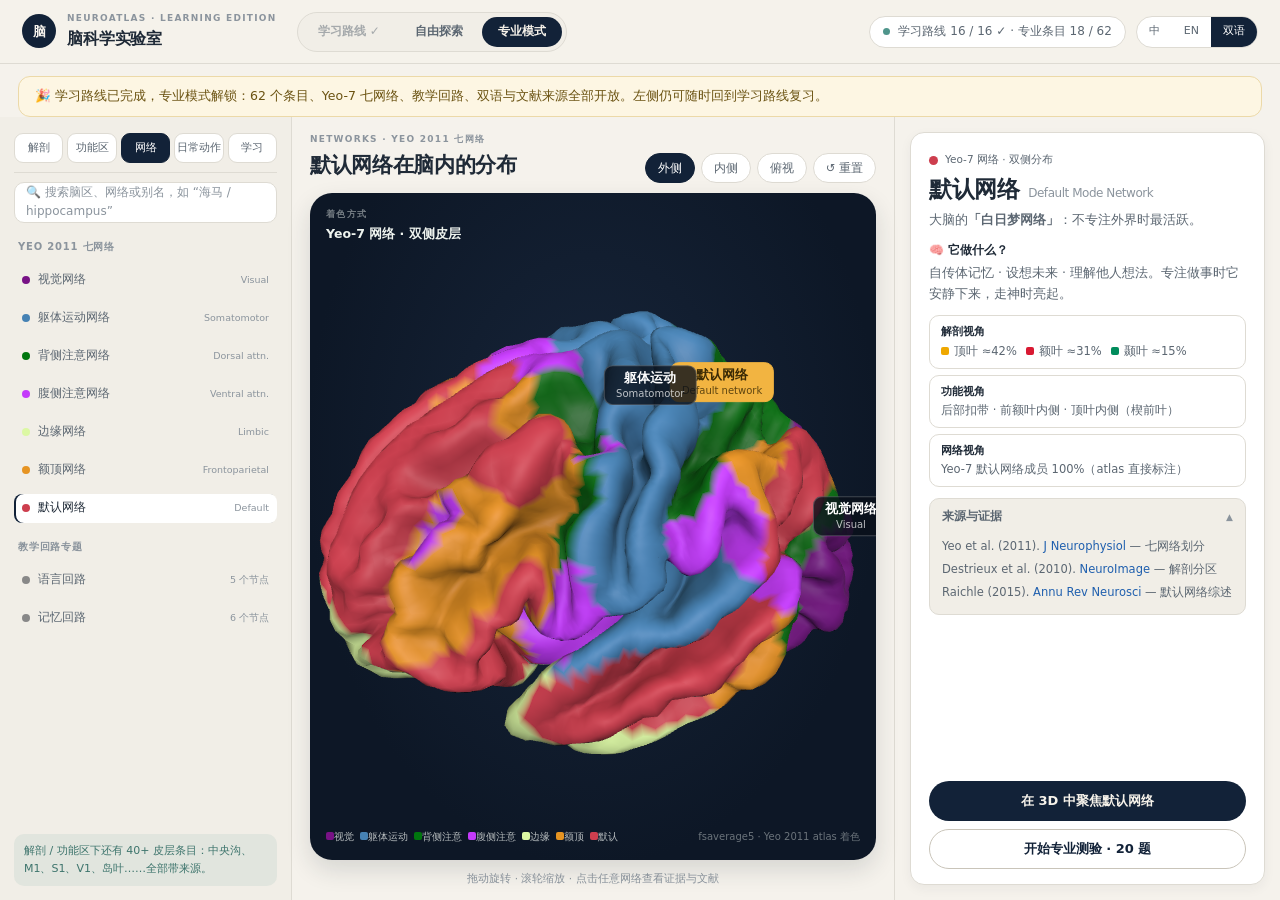
<file: 04-pro.html>
<!doctype html>
<html lang="zh-CN">
<head>
<meta charset="UTF-8" />
<title>融合版 04 · 专业模式 · 完整探索</title>
<link rel="stylesheet" href="./mockup.css" />
<script type="importmap">{ "imports": { "three": "./three.module.js" } }</script>
<script type="module" src="./brain-view.mjs"></script>
</head>
<body>
<header class="top">
  <div class="brand"><span class="mark">脑</span><div><p class="eyebrow">NeuroAtlas · Learning Edition</p><h1>脑科学实验室</h1></div></div>
  <nav class="modes"><button class="dim">学习路线 ✓</button><button>自由探索</button><button class="on">专业模式</button></nav>
  <div class="top-right">
    <div class="prog-chip"><i></i>学习路线 16 / 16 ✓ · 专业条目 18 / 62</div>
    <div class="lang"><button>中</button><button>EN</button><button class="on">双语</button></div>
  </div>
</header>
<main class="work">
  <div class="banner">🎉 学习路线已完成，专业模式解锁：62 个条目、Yeo-7 七网络、教学回路、双语与文献来源全部开放。左侧仍可随时回到学习路线复习。</div>
  <aside class="rail">
    <div class="tabs"><button>解剖</button><button>功能区</button><button class="on">网络</button><button>日常动作</button><button>学习</button></div>
    <div class="searchbox">🔍 搜索脑区、网络或别名，如 “海马 / hippocampus”</div>
    <h5>Yeo 2011 七网络</h5>
    <div class="ritem"><i style="background:#781286"></i>视觉网络 <small>Visual</small></div>
    <div class="ritem"><i style="background:#4682B4"></i>躯体运动网络 <small>Somatomotor</small></div>
    <div class="ritem"><i style="background:#00760E"></i>背侧注意网络 <small>Dorsal attn.</small></div>
    <div class="ritem"><i style="background:#C43AFA"></i>腹侧注意网络 <small>Ventral attn.</small></div>
    <div class="ritem"><i style="background:#DCF8A4"></i>边缘网络 <small>Limbic</small></div>
    <div class="ritem"><i style="background:#E69422"></i>额顶网络 <small>Frontoparietal</small></div>
    <div class="ritem on"><i style="background:#CD3E4E"></i>默认网络 <small>Default</small></div>
    <h5>教学回路专题</h5>
    <div class="ritem"><i style="background:#888"></i>语言回路 <small>5 个节点</small></div>
    <div class="ritem"><i style="background:#888"></i>记忆回路 <small>6 个节点</small></div>
    <div class="rail-note">解剖 / 功能区下还有 40+ 皮层条目：中央沟、M1、S1、V1、岛叶……全部带来源。</div>
  </aside>
  <section class="stage-wrap">
    <div class="stage-head">
      <div><p class="eyebrow">Networks · Yeo 2011 七网络</p><h2>默认网络在脑内的分布</h2></div>
      <div class="view-btns"><button class="on">外侧</button><button>内侧</button><button>俯视</button><button>↺ 重置</button></div>
    </div>
    <div id="stage" data-stage='{"view":"oblique","paint":"yeo","labels":[{"b":"默认网络","s":"Default network","at":[-10,-58,48],"on":true},{"b":"视觉网络","s":"Visual","at":[-32,-95,6]},{"b":"躯体运动","s":"Somatomotor","at":[-45,-20,58]}]}'>
      <div class="hud tl"><span class="eyebrow" style="color:rgba(221,228,226,.5)">着色方式</span><b>Yeo-7 网络 · 双侧皮层</b></div>
      <div class="hud bl">
        <span><i class="sw" style="background:#781286"></i>视觉</span>
        <span><i class="sw" style="background:#4682B4"></i>躯体运动</span>
        <span><i class="sw" style="background:#00760E"></i>背侧注意</span>
        <span><i class="sw" style="background:#C43AFA"></i>腹侧注意</span>
        <span><i class="sw" style="background:#DCF8A4"></i>边缘</span>
        <span><i class="sw" style="background:#E69422"></i>额顶</span>
        <span><i class="sw" style="background:#CD3E4E"></i>默认</span>
      </div>
      <div class="hud br">fsaverage5 · Yeo 2011 atlas 着色</div>
    </div>
    <p class="gesture">拖动旋转 · 滚轮缩放 · 点击任意网络查看证据与文献</p>
  </section>
  <aside class="panel">
    <article class="card">
      <header>
        <span class="tag" style="--c:#CD3E4E">Yeo-7 网络 · 双侧分布</span>
        <h2>默认网络 <span class="en">Default Mode Network</span></h2>
        <p class="one">大脑的<b>「白日梦网络」</b>：不专注外界时最活跃。</p>
      </header>
      <section><h4>🧠 它做什么？</h4><p>自传体记忆 · 设想未来 · 理解他人想法。专注做事时它安静下来，走神时亮起。</p></section>
      <div>
        <div class="lens"><b>解剖视角</b><span class="share"><i style="background:var(--parietal)"></i>顶叶 ≈42%</span><span class="share"><i style="background:var(--frontal)"></i>额叶 ≈31%</span><span class="share"><i style="background:var(--temporal)"></i>颞叶 ≈15%</span></div>
        <div class="lens"><b>功能视角</b>后部扣带 · 前额叶内侧 · 顶叶内侧（楔前叶）</div>
        <div class="lens"><b>网络视角</b>Yeo-7 默认网络成员 100%（atlas 直接标注）</div>
      </div>
      <details open><summary>来源与证据</summary><div class="inner">
        <div class="src">Yeo et al. (2011). <a>J Neurophysiol</a> — 七网络划分</div>
        <div class="src">Destrieux et al. (2010). <a>NeuroImage</a> — 解剖分区</div>
        <div class="src">Raichle (2015). <a>Annu Rev Neurosci</a> — 默认网络综述</div>
      </div></details>
      <footer class="acts"><button class="btn primary">在 3D 中聚焦默认网络</button><button class="btn soft">开始专业测验 · 20 题</button></footer>
    </article>
  </aside>
</main>
</body>
</html>
</file>
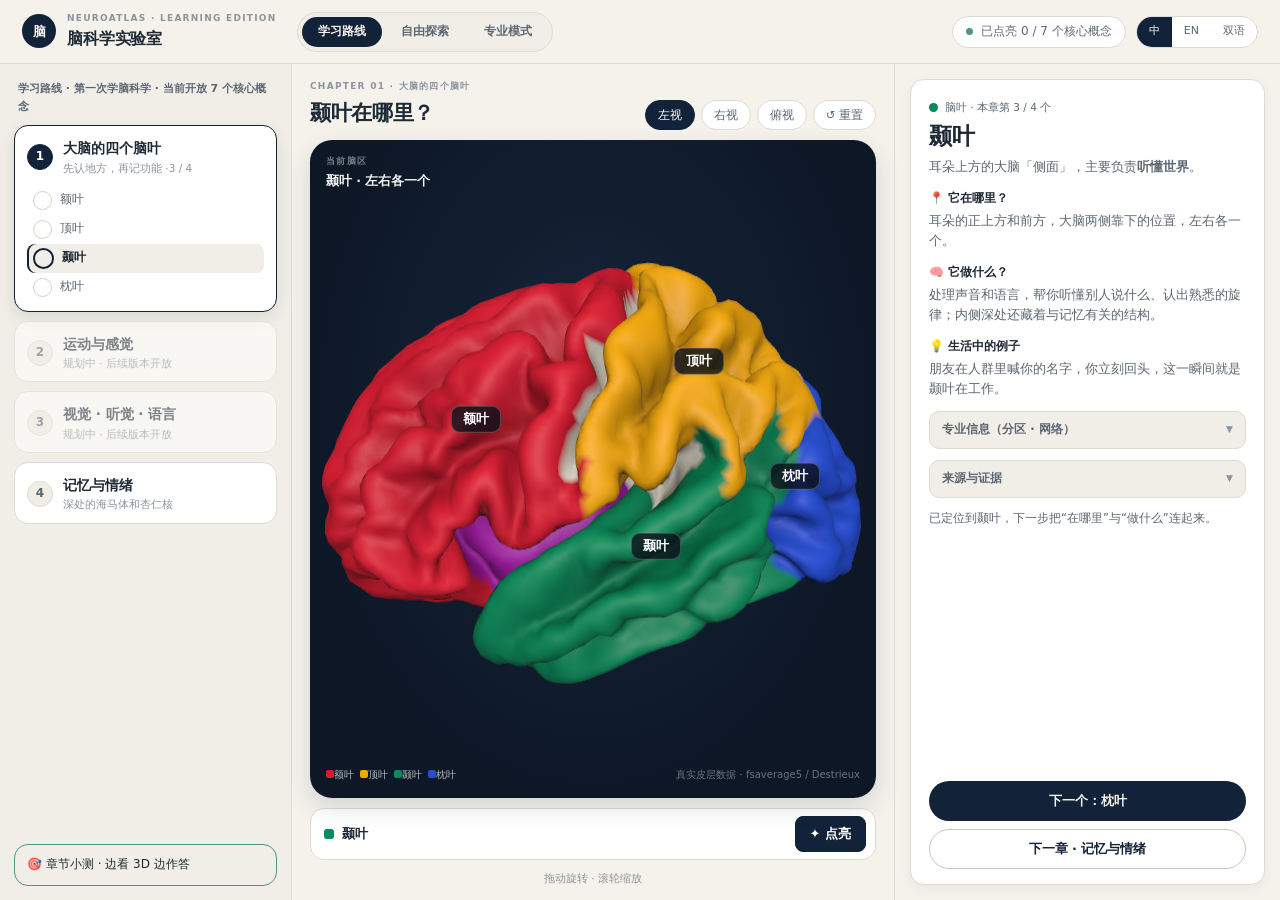
<file: neuro-learning-lab.html>
<!doctype html>
<html lang="zh-CN">
<head>
  <meta charset="utf-8">
  <meta name="viewport" content="width=device-width, initial-scale=1">
  <title>NeuroAtlas</title>
  <script>
    const entry = new URL('./', location.href);
    entry.search = location.search;
    entry.hash = location.hash;
    location.replace(entry);
  </script>
</head>
<body>
  <p><a href="./">打开 NeuroAtlas / Open NeuroAtlas</a></p>
</body>
</html>
</file>
<file: mockup.css>
:root {
  --paper: #f5f2ec; --paper-2: #f1eee7; --card: #ffffff; --ink: #1f2a37; --soft: #5c6772; --muted: #8b949d;
  --line: #dedbd3; --navy: #122238; --navy-2: #1c314b; --stage: #0d1726;
  --amber: #f2b441; --amber-ink: #3a2a05; --teal: #4f958b; --ok: #1f7a4d; --bad: #b3402e;
  --frontal: #D91932; --parietal: #EFA800; --temporal: #008C5C; --occipital: #234FD6; --insula: #A713A7; --cingulate: #008AAE;
  --hippocampus: #F18716; --amygdala: #D81C67; --thalamus: #315DEA; --hypothalamus: #A718B0;
  --cerebellum: #11916E; --brainstem: #067A9A; --spinalCord: #0AA5B1; --callosum: #D9DDEA;
  --r-sm: 8px; --r-md: 14px; --r-lg: 22px;
}
* { box-sizing: border-box; }
html, body { height: 100%; margin: 0; overflow: hidden; }
body {
  display: grid; grid-template-rows: auto minmax(0, 1fr);
  background: var(--paper); color: var(--ink); font-size: 13px; line-height: 1.65;
  font-family: system-ui, -apple-system, "Segoe UI", "PingFang SC", "Microsoft YaHei", sans-serif;
  -webkit-font-smoothing: antialiased;
}
button { font: inherit; cursor: pointer; border: 0; background: none; color: inherit; padding: 0; }
h1, h2, h3, h4, p, ul, ol { margin: 0; }
.eyebrow { font-size: 9px; letter-spacing: .14em; color: var(--muted); font-weight: 700; text-transform: uppercase; }

/* ── top bar ── */
.top { display: flex; align-items: center; gap: 20px; min-height: 64px; padding: 10px 22px; border-bottom: 1px solid var(--line); background: rgba(245, 242, 236, .97); }
.brand { display: flex; align-items: center; gap: 11px; }
.mark { display: grid; place-items: center; width: 34px; height: 34px; border-radius: 50%; background: var(--navy); color: #f5f2ec; font-weight: 700; }
.brand h1 { font-size: 16px; letter-spacing: -.01em; }
.modes { display: flex; gap: 3px; padding: 4px; border: 1px solid var(--line); border-radius: 999px; background: var(--paper-2); }
.modes button { min-height: 30px; padding: 0 16px; border-radius: 999px; color: var(--soft); font-size: 12px; font-weight: 600; }
.modes button.on { background: var(--navy); color: #f6f2ea; }
.modes button.dim { opacity: .5; }
.top-right { margin-left: auto; display: flex; align-items: center; gap: 10px; }
.prog-chip { display: inline-flex; align-items: center; gap: 8px; min-height: 32px; padding: 0 13px; border: 1px solid var(--line); border-radius: 999px; color: var(--soft); font-size: 12px; background: var(--card); font-variant-numeric: tabular-nums; }
.prog-chip i { width: 7px; height: 7px; border-radius: 50%; background: var(--teal); }
.lang { display: flex; border: 1px solid var(--line); border-radius: 999px; overflow: hidden; background: var(--card); }
.lang button { min-height: 30px; padding: 0 12px; font-size: 11px; color: var(--soft); }
.lang button.on { background: var(--navy); color: #fff; }

/* The language control is stateful: in single-language modes, hide the
   secondary labels that are present in the bilingual source markup. */
html[data-lang="zh"] .card .en,
html[data-lang="zh"] .steps em,
html[data-lang="zh"] .ritem small,
html[data-lang="en"] .card .en,
html[data-lang="en"] .steps em,
html[data-lang="en"] .ritem small { display: none !important; }

/* ── layout ── */
.work { display: grid; grid-template-columns: 292px minmax(0, 1fr) 386px; min-height: 0; }
body:has(.banner) .work { grid-template-rows: auto minmax(0, 1fr); }
.banner { grid-column: 1 / -1; margin: 12px 18px 0; padding: 9px 16px; border-radius: 12px; background: #fdf6e3; border: 1px solid #ecd9a8; color: #6b5312; font-size: 12.5px; }
.rail { background: var(--paper-2); border-right: 1px solid var(--line); padding: 16px 14px 14px; display: flex; flex-direction: column; gap: 9px; overflow-y: auto; }
.panel { background: var(--paper); border-left: 1px solid var(--line); padding: 15px; overflow-y: auto; }
.stage-wrap { display: flex; flex-direction: column; gap: 10px; padding: 15px 18px 13px; min-width: 0; min-height: 0; }
.stage-head { display: flex; align-items: flex-end; gap: 14px; }
.stage-head h2 { font-size: 21px; letter-spacing: -.015em; margin-top: 2px; }
.stage-head .eyebrow { margin: 0; }
.view-btns { margin-left: auto; display: flex; gap: 6px; }
.view-btns button { min-height: 30px; padding: 0 12px; border: 1px solid var(--line); border-radius: 999px; background: var(--card); color: var(--soft); font-size: 11.5px; }
.view-btns button.on { background: var(--navy); border-color: var(--navy); color: #fff; }
#stage { position: relative; flex: 1; min-height: 0; border-radius: var(--r-lg); background: radial-gradient(ellipse at 50% 40%, #17253a 0%, var(--stage) 72%); box-shadow: 0 10px 24px rgba(30, 39, 47, .14); overflow: hidden; }
#stage canvas { position: absolute; inset: 0; width: 100%; height: 100%; display: block; }
.stage-host canvas { cursor: grab; }
.stage-host canvas:active { cursor: grabbing; }
.stage-status { position: absolute; z-index: 7; inset: 0; display: grid; place-content: center; padding: 22px; color: #fff; background: var(--stage); text-align: center; pointer-events: none; }
.region-control { display: flex; align-items: center; justify-content: space-between; gap: 8px 12px; flex-wrap: wrap; padding: 7px 9px 7px 13px; border: 1px solid var(--line); border-radius: var(--r-md); background: var(--card); }
[data-region-name] { display: inline-flex; align-items: center; gap: 8px; font-weight: 650; }
[data-region-name]::before { content: ''; width: 10px; height: 10px; flex: 0 0 10px; border-radius: 3px; background: var(--region-color, #9ba5ae); }
[data-light-region] { min-height: 36px; padding: 4px 14px; border: 1px solid var(--navy); border-radius: var(--r-sm); background: var(--navy); color: #fff; font-weight: 700; }
[data-light-region][aria-pressed="true"] { border-color: #edbd4b; background: #ffe29a; color: #3a2905; }
[data-light-region]:disabled { opacity: .45; cursor: default; }
.gesture { color: var(--muted); font-size: 10.5px; text-align: center; }
.hud { position: absolute; z-index: 3; font-size: 10px; color: rgba(238, 242, 239, .75); pointer-events: none; }
.hud.tl { top: 14px; left: 16px; display: flex; flex-direction: column; gap: 2px; }
.hud.tl b { font-size: 12.5px; color: #eff4ef; font-weight: 600; }
.hud.bl { bottom: 14px; left: 16px; display: flex; align-items: center; gap: 6px; flex-wrap: wrap; max-width: 74%; }
.hud.br { bottom: 14px; right: 16px; color: rgba(221, 228, 226, .45); }
.hud.tr { top: 14px; right: 16px; display: flex; gap: 6px; pointer-events: auto; }
.hud.tr button { min-height: 28px; padding: 0 11px; border: 1px solid rgba(255, 255, 255, .2); border-radius: 999px; color: rgba(238, 242, 239, .85); font-size: 11px; background: rgba(17, 26, 39, .6); }
.sw { width: 8px; height: 8px; border-radius: 2px; display: inline-block; margin-left: 8px; }
.sw:first-child, .hud.bl span:first-child .sw { margin-left: 0; }
.qband { position: absolute; top: 14px; left: 50%; transform: translateX(-50%); z-index: 5; padding: 8px 18px; border-radius: 999px; background: rgba(11, 17, 27, .85); border: 1px solid rgba(255, 255, 255, .22); color: #fff; font-size: 13px; white-space: nowrap; }
.popcard { position: absolute; top: 52px; right: 16px; z-index: 5; width: 196px; padding: 12px 14px; border-radius: 12px; background: rgba(17, 26, 39, .92); border: 1px solid rgba(255, 255, 255, .18); color: #c9d1de; font-size: 11.5px; display: flex; flex-direction: column; gap: 9px; }
.popcard b { font-size: 11px; color: #eff4ef; }
.popcard .track { height: 5px; border-radius: 999px; background: rgba(255, 255, 255, .16); overflow: hidden; }
.popcard .track i { display: block; height: 100%; width: 62%; background: var(--amber); }
.popcard label { display: flex; align-items: center; gap: 7px; color: #c9d1de; }
.popcard input { accent-color: var(--amber); }

/* ── 3D labels & pins ── */
.stage-labels { position: absolute; inset: 0; z-index: 4; pointer-events: none; overflow: hidden; }
.lblchip { position: absolute; transform: translate(-50%, -135%); display: flex; flex-direction: column; align-items: center; padding: 4px 11px; border-radius: 9px; background: rgba(11, 17, 27, .8); border: 1px solid rgba(255, 255, 255, .22); color: #fff; line-height: 1.3; white-space: nowrap; }
.lblchip b { font-weight: 600; font-size: 13px; }
.lblchip span { font-size: 10px; opacity: .72; }
.lblchip.on { background: var(--amber); border-color: var(--amber); color: var(--amber-ink); }
.lblchip.on span { opacity: .8; }
.pin { position: absolute; transform: translate(-50%, -50%); display: flex; flex-direction: column; align-items: center; gap: 3px; line-height: 1.2; }
.pin b { display: grid; place-items: center; width: 28px; height: 28px; border-radius: 50%; background: rgba(11, 17, 27, .85); border: 1.5px solid rgba(255, 255, 255, .5); color: #fff; font-size: 13px; }
.pin span { padding: 2px 8px; border-radius: 999px; background: rgba(11, 17, 27, .8); color: rgba(255, 255, 255, .9); font-size: 10.5px; white-space: nowrap; }
.pin.ok b { background: var(--ok); border-color: #7fd6a8; }
.pin.ok span { background: var(--ok); color: #fff; }

/* ── learning-path rail ── */
.rail-cap { font-size: 11px; font-weight: 700; color: var(--soft); padding: 0 4px; }
.chapter { border: 1px solid var(--line); border-radius: var(--r-md); background: var(--card); padding: 11px 12px 9px; }
.chapter.on { border-color: var(--navy); box-shadow: 0 6px 16px rgba(18, 34, 56, .10); }
.chapter.lock { opacity: .55; }
.chapter.done2 { border-color: #cfe0da; }
.chapter header { display: flex; gap: 10px; align-items: center; }
.chapter .num { display: grid; place-items: center; flex: none; width: 26px; height: 26px; border-radius: 50%; background: var(--paper-2); border: 1px solid var(--line); font-weight: 700; font-size: 12px; color: var(--soft); }
.chapter.on .num { background: var(--navy); border-color: var(--navy); color: #fff; }
.chapter.done2 .num { background: var(--teal); border-color: var(--teal); color: #fff; }
.chapter h3 { font-size: 13.5px; }
.chapter header p { font-size: 10.5px; color: var(--muted); }
.steps { list-style: none; padding: 0; margin: 9px 0 0; display: flex; flex-direction: column; }
.steps li { display: flex; align-items: center; gap: 8px; min-height: 29px; padding: 2px 6px; border-radius: 8px; font-size: 12px; color: var(--soft); }
.steps li::before { content: ''; flex: none; width: 17px; height: 17px; border-radius: 50%; border: 1.5px solid #d5d1c7; }
.steps li.done { color: var(--muted); }
.steps li.done::before { content: '✓'; display: grid; place-items: center; background: var(--teal); border-color: var(--teal); color: #fff; font-size: 10px; }
.steps li.now { background: var(--paper-2); color: var(--ink); font-weight: 600; box-shadow: inset 2px 0 0 var(--navy); }
.steps li.now::before { border: 2px solid var(--navy); }
.steps li em { margin-left: auto; font-style: normal; font-size: 9.5px; color: var(--muted); }
.final-quiz { margin-top: auto; display: flex; align-items: center; gap: 9px; padding: 10px 12px; border: 1px dashed #c9c4b9; border-radius: var(--r-md); color: var(--muted); font-size: 12px; }
.final-quiz.open { border-style: solid; border-color: var(--teal); color: var(--ink); }

/* ── pro rail ── */
.tabs { display: flex; gap: 4px; border-bottom: 1px solid var(--line); padding-bottom: 9px; }
.tabs button { flex: 1; min-height: 30px; border-radius: 9px; background: var(--card); border: 1px solid var(--line); font-size: 11px; color: var(--soft); }
.tabs button.on { background: var(--navy); border-color: var(--navy); color: #fff; }
.searchbox { display: flex; align-items: center; gap: 7px; min-height: 34px; padding: 0 11px; border: 1px solid var(--line); border-radius: 10px; background: var(--card); color: var(--muted); font-size: 12px; }
.rail h5 { font-size: 10px; letter-spacing: .08em; color: var(--muted); margin: 7px 4px 1px; text-transform: uppercase; }
.ritem { display: flex; align-items: center; gap: 8px; min-height: 29px; padding: 1px 8px; border-radius: 8px; font-size: 12px; color: var(--soft); }
.ritem i { width: 8px; height: 8px; border-radius: 50%; flex: none; }
.ritem.on { background: var(--card); box-shadow: inset 2px 0 0 var(--navy); color: var(--ink); }
.ritem small { margin-left: auto; color: var(--muted); font-size: 9.5px; }
.rail-note { margin-top: auto; padding: 8px 10px; border-radius: 10px; background: rgba(79, 149, 139, .1); color: #3d746c; font-size: 11px; }

/* ── entry card ── */
.card { background: var(--card); border: 1px solid var(--line); border-radius: var(--r-md); padding: 17px 18px 15px; box-shadow: 0 4px 12px rgba(31, 42, 55, .05); display: flex; flex-direction: column; gap: 11px; height: 100%; overflow: hidden; }
.card .tag { display: inline-flex; align-items: center; gap: 7px; font-size: 10.5px; color: var(--soft); }
.card .tag::before { content: ''; width: 9px; height: 9px; border-radius: 50%; background: var(--c, #999); }
.card h2 { font-size: 23px; letter-spacing: -.02em; display: flex; align-items: baseline; gap: 9px; flex-wrap: wrap; }
.card .en { color: var(--muted); font-size: 12px; font-weight: 500; }
.card .one { color: var(--soft); font-size: 13px; }
.card section h4 { display: flex; align-items: center; gap: 7px; font-size: 12px; color: var(--ink); margin-bottom: 2px; }
.card section p { font-size: 12.5px; color: var(--soft); }
.card section p b { color: var(--ink); font-weight: 600; }
.card details { border: 1px solid var(--line); border-radius: 10px; background: var(--paper-2); overflow: hidden; }
.card details summary { list-style: none; cursor: pointer; padding: 8px 12px; font-size: 12px; color: var(--soft); font-weight: 600; display: flex; justify-content: space-between; align-items: center; }
.card details summary::-webkit-details-marker { display: none; }
.card details summary::after { content: '▼'; font-size: 9px; color: var(--muted); }
.card details[open] summary::after { content: '▲'; }
.card details .inner { padding: 0 12px 10px; font-size: 11.5px; color: var(--soft); }
.kv { display: flex; gap: 8px; padding: 2.5px 0; font-size: 11.5px; }
.kv b { flex: none; width: 86px; color: var(--ink); font-weight: 600; }
.acts { margin-top: auto; display: flex; flex-direction: column; gap: 8px; padding-top: 4px; }
.btn { display: flex; align-items: center; justify-content: center; min-height: 40px; border-radius: 999px; font-size: 13px; font-weight: 700; }
.btn.primary { background: var(--navy); color: #f6f2ea; }
.btn.soft { border: 1px solid #c9c4b9; color: var(--navy); background: var(--card); font-weight: 600; }

/* ── quiz card ── */
.qmeta { display: flex; justify-content: space-between; font-size: 11px; color: var(--muted); }
.qtitle { font-size: 16.5px; line-height: 1.45; }
.options { display: flex; flex-direction: column; gap: 7px; }
.option { display: flex; align-items: center; gap: 10px; min-height: 42px; padding: 0 13px; border: 1px solid var(--line); border-radius: 11px; background: var(--card); font-size: 13px; text-align: left; }
.option b { display: grid; place-items: center; flex: none; width: 22px; height: 22px; border-radius: 50%; background: var(--paper-2); font-size: 11px; color: var(--soft); }
.option.right { border-color: var(--ok); background: #eef7f1; box-shadow: inset 2px 0 0 var(--ok); }
.option.right b { background: var(--ok); color: #fff; }
.option.dim2 { opacity: .5; }
.feedback { padding: 11px 13px; border-radius: 11px; background: #eef7f1; border: 1px solid #cfe7d8; font-size: 12px; color: #274a38; }
.feedback strong { display: block; margin-bottom: 2px; color: var(--ok); }

/* ── pro card lenses ── */
.lens { border: 1px solid var(--line); border-radius: 10px; padding: 7px 11px; font-size: 11.5px; color: var(--soft); }
.lens + .lens { margin-top: 6px; }
.lens b { display: block; font-size: 11px; color: var(--ink); }
.share { display: inline-flex; align-items: center; gap: 5px; margin-right: 9px; }
.share i { width: 8px; height: 8px; border-radius: 2px; }
.src { padding: 2px 0; }
.src a { color: #1f5fae; text-decoration: none; }
</file>
